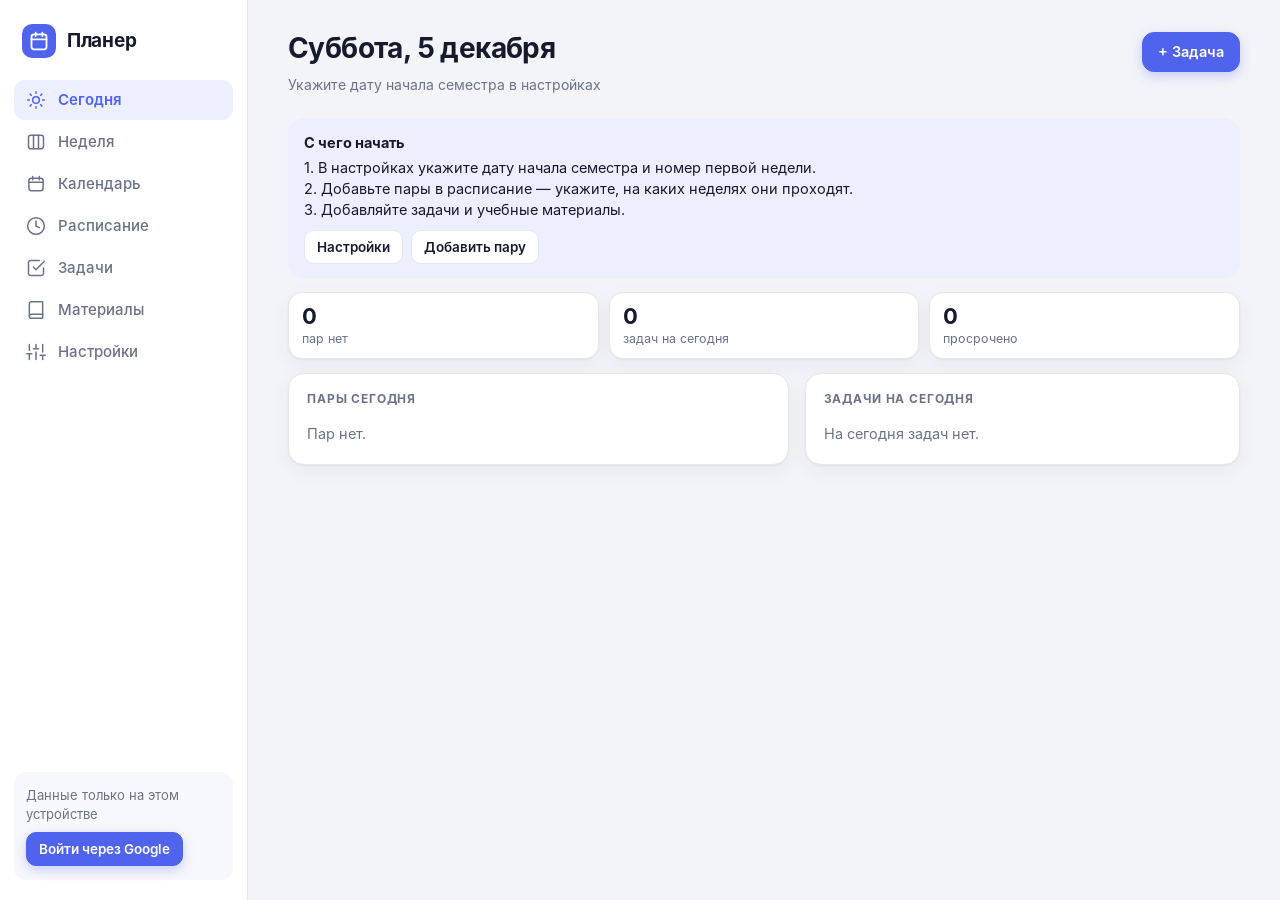
<file: index.html>
<!doctype html>
<html lang="ru">
<head>
<meta charset="utf-8">
<meta name="viewport" content="width=device-width, initial-scale=1, viewport-fit=cover">
<title>Планер</title>
<meta name="description" content="Учебный планер: расписание, задачи и материалы с синхронизацией через Google Drive">
<meta name="theme-color" content="#f3f4f8" media="(prefers-color-scheme: light)">
<meta name="theme-color" content="#0b0d14" media="(prefers-color-scheme: dark)">
<link rel="preload" href="inter-400.woff" as="font" type="font/woff" crossorigin>
<link rel="preload" href="inter-600.woff" as="font" type="font/woff" crossorigin>
<link rel="manifest" href="manifest.webmanifest">
<link rel="icon" href="icon.svg" type="image/svg+xml">
<link rel="apple-touch-icon" href="icon-192.png">
<link rel="stylesheet" href="style.css?v=6">
</head>
<body>
<div id="app">
  <nav id="nav" aria-label="Разделы">
    <div class="brand"><svg viewBox="0 0 24 24" aria-hidden="true"><rect x="3" y="4" width="18" height="18" rx="3"/><path d="M16 2v4M8 2v4M3 10h18"/></svg><span>Планер</span></div>
    <div class="tabs" id="tabs"></div>
    <div class="navlinks" id="navlinks"></div>
    <div id="sync" class="sync"></div>
  </nav>
  <main id="view" tabindex="-1"></main>
</div>
<div id="modal-root"></div>
<div id="toast" role="status" aria-live="polite"></div>
<script src="app.js?v=6"></script>
</body>
</html>
</file>
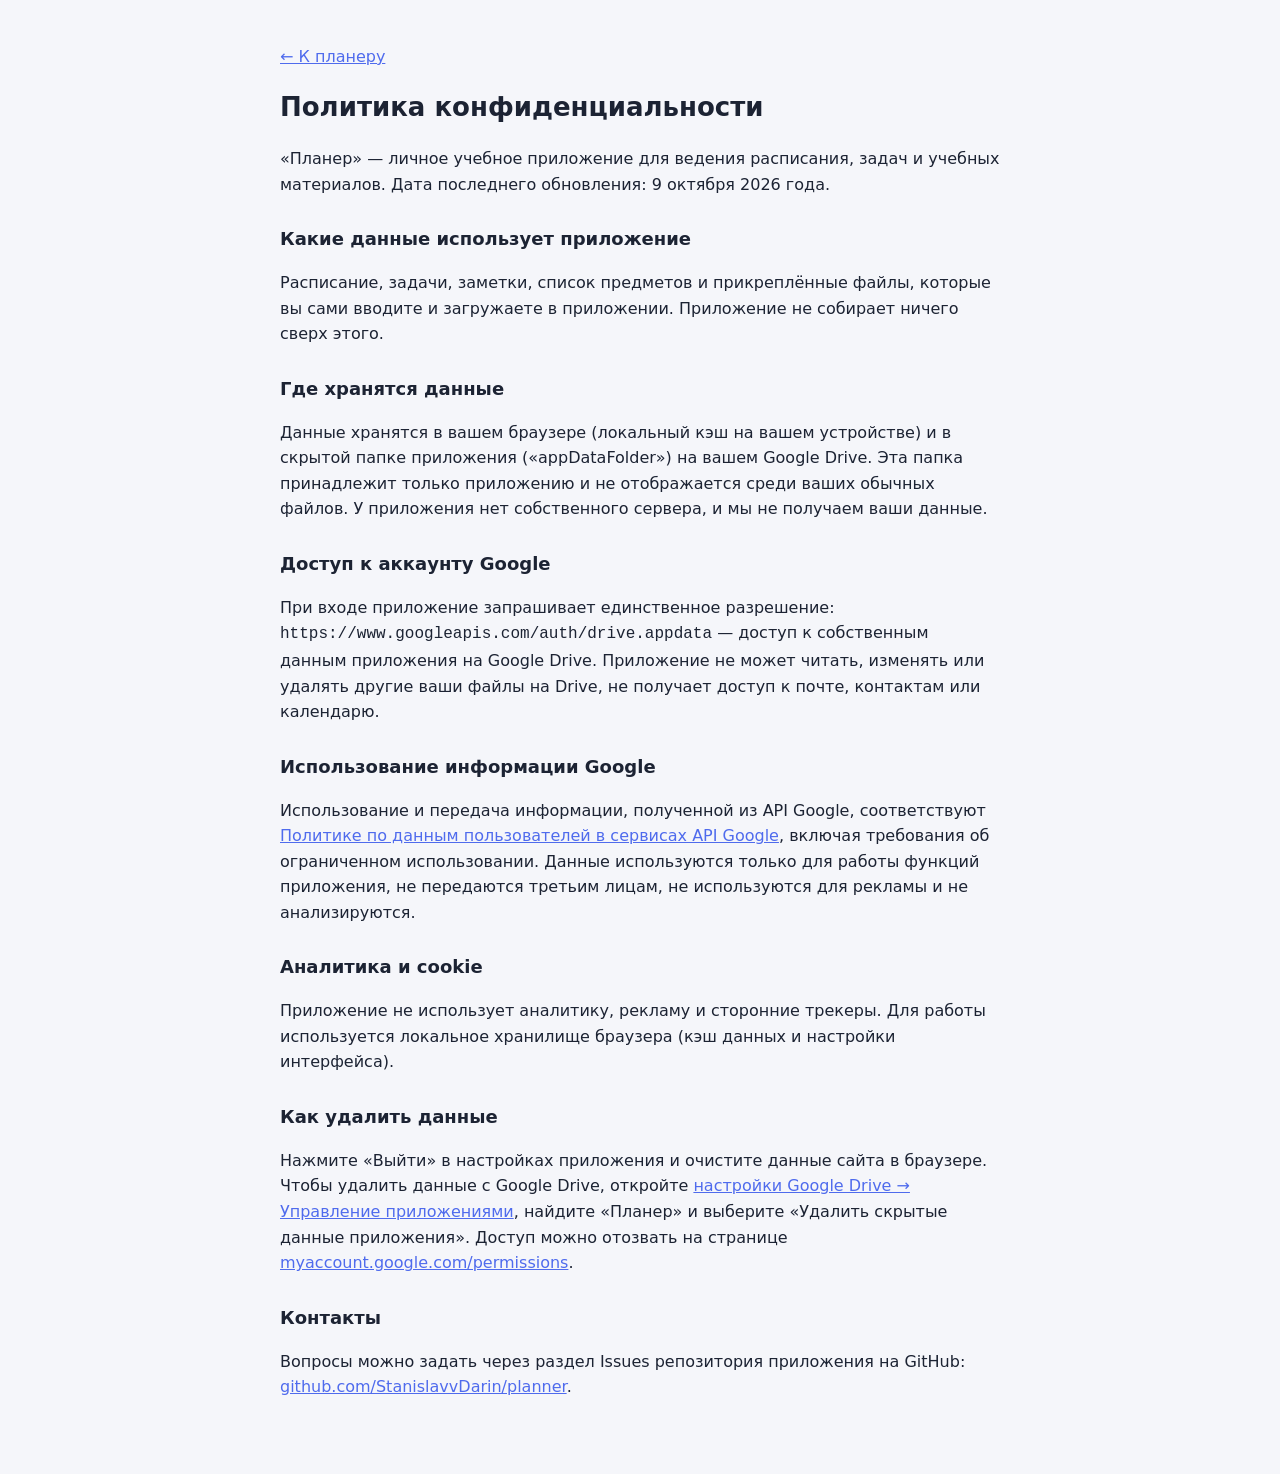
<file: privacy.html>
<!doctype html>
<html lang="ru">
<head>
<meta charset="utf-8">
<meta name="viewport" content="width=device-width, initial-scale=1">
<title>Политика конфиденциальности — Планер</title>
<style>
  body{margin:0;font:16px/1.6 system-ui,-apple-system,"Segoe UI",Roboto,Arial,sans-serif;background:#f5f6fa;color:#1c2333}
  main{max-width:720px;margin:0 auto;padding:28px 18px 60px}
  h1{font-size:26px} h2{font-size:18px;margin-top:28px}
  a{color:#4f6bed}
  @media (prefers-color-scheme:dark){body{background:#0e1118;color:#e7eaf3}a{color:#7289ff}}
</style>
</head>
<body>
<main>
  <p><a href="./">← К планеру</a></p>
  <h1>Политика конфиденциальности</h1>
  <p>«Планер» — личное учебное приложение для ведения расписания, задач и учебных материалов. Дата последнего обновления: 9 октября 2026 года.</p>

  <h2>Какие данные использует приложение</h2>
  <p>Расписание, задачи, заметки, список предметов и прикреплённые файлы, которые вы сами вводите и загружаете в приложении. Приложение не собирает ничего сверх этого.</p>

  <h2>Где хранятся данные</h2>
  <p>Данные хранятся в вашем браузере (локальный кэш на вашем устройстве) и в скрытой папке приложения («appDataFolder») на вашем Google Drive. Эта папка принадлежит только приложению и не отображается среди ваших обычных файлов. У приложения нет собственного сервера, и мы не получаем ваши данные.</p>

  <h2>Доступ к аккаунту Google</h2>
  <p>При входе приложение запрашивает единственное разрешение: <code>https://www.googleapis.com/auth/drive.appdata</code> — доступ к собственным данным приложения на Google Drive. Приложение не может читать, изменять или удалять другие ваши файлы на Drive, не получает доступ к почте, контактам или календарю.</p>

  <h2>Использование информации Google</h2>
  <p>Использование и передача информации, полученной из API Google, соответствуют <a href="https://developers.google.com/terms/api-services-user-data-policy">Политике по данным пользователей в сервисах API Google</a>, включая требования об ограниченном использовании. Данные используются только для работы функций приложения, не передаются третьим лицам, не используются для рекламы и не анализируются.</p>

  <h2>Аналитика и cookie</h2>
  <p>Приложение не использует аналитику, рекламу и сторонние трекеры. Для работы используется локальное хранилище браузера (кэш данных и настройки интерфейса).</p>

  <h2>Как удалить данные</h2>
  <p>Нажмите «Выйти» в настройках приложения и очистите данные сайта в браузере. Чтобы удалить данные с Google Drive, откройте <a href="https://drive.google.com/drive/u/0/settings">настройки Google Drive → Управление приложениями</a>, найдите «Планер» и выберите «Удалить скрытые данные приложения». Доступ можно отозвать на странице <a href="https://myaccount.google.com/permissions">myaccount.google.com/permissions</a>.</p>

  <h2>Контакты</h2>
  <p>Вопросы можно задать через раздел Issues репозитория приложения на GitHub: <a href="https://github.com/StanislavvDarin/planner/issues">github.com/StanislavvDarin/planner</a>.</p>
</main>
</body>
</html>
</file>
<file: style.css>
/* =====================================================================
   Планер — стили
   ===================================================================== */
@font-face{font-family:"Inter";font-style:normal;font-weight:400;font-display:swap;src:url(inter-400.woff) format("woff")}
@font-face{font-family:"Inter";font-style:normal;font-weight:500;font-display:swap;src:url(inter-500.woff) format("woff")}
@font-face{font-family:"Inter";font-style:normal;font-weight:600;font-display:swap;src:url(inter-600.woff) format("woff")}
@font-face{font-family:"Inter";font-style:normal;font-weight:700;font-display:swap;src:url(inter-700.woff) format("woff")}

:root{
  --bg:#f3f4f8;--card:#ffffff;--card2:#f7f8fb;--text:#151a2d;--muted:#6b7389;--line:#e4e7ef;--line2:#eef0f5;
  --brand:#4f63ec;--brand-ink:#ffffff;--brand-soft:#eceffe;
  --danger:#d92d4a;--danger-soft:#fdecef;--ok:#2f9e44;--warn:#e8890c;
  --odd-bg:#fff1dc;--odd-fg:#9a5600;--even-bg:#e1f5e7;--even-fg:#1f7a37;
  --radius:16px;--r-sm:12px;
  --shadow:0 1px 2px rgba(20,30,60,.05),0 6px 20px rgba(20,30,60,.05);
  --shadow-lg:0 10px 30px rgba(20,30,60,.16);
  --nav-h:64px;--gut:16px;
  --font:"Inter",system-ui,-apple-system,"Segoe UI",Roboto,"Helvetica Neue",Arial,sans-serif;
  color-scheme:light;
}
@media (prefers-color-scheme:dark){
  :root{--bg:#0b0d14;--card:#151925;--card2:#1b2030;--text:#e8ebf4;--muted:#8e97ad;--line:#262c3c;--line2:#1f2433;
    --brand:#7b8cff;--brand-ink:#0b0d14;--brand-soft:#1f2645;--danger:#ff6b81;--danger-soft:#3a1820;
    --odd-bg:#3a2c14;--odd-fg:#f5b862;--even-bg:#173222;--even-fg:#7bd491;
    --shadow:0 1px 0 rgba(255,255,255,.02);--shadow-lg:0 12px 34px rgba(0,0,0,.5);color-scheme:dark}
}

*{box-sizing:border-box}
html{-webkit-text-size-adjust:100%;text-size-adjust:100%;overflow-x:clip}
body{margin:0;background:var(--bg);color:var(--text);font:400 16px/1.45 var(--font);
  font-feature-settings:"cv11","ss01";-webkit-font-smoothing:antialiased;-moz-osx-font-smoothing:grayscale;
  -webkit-tap-highlight-color:transparent;overflow-x:clip}
button,input,select,textarea{font:inherit;color:inherit}
button{cursor:pointer}
h1,h2,h3,p{margin:0}
a{color:var(--brand)}
svg{flex:none}
.hidden{display:none!important}
:focus-visible{outline:2px solid var(--brand);outline-offset:2px}

/* ---------- каркас ---------- */
#app{min-height:100vh;min-height:100dvh}
#view{padding:calc(18px + env(safe-area-inset-top)) var(--gut) calc(var(--nav-h) + 96px + env(safe-area-inset-bottom));
  max-width:1040px;margin:0 auto;outline:none;min-width:0}

/* нижнее меню (телефон) */
#nav{position:fixed;left:0;right:0;bottom:0;z-index:20;padding-bottom:env(safe-area-inset-bottom);
  background:color-mix(in srgb,var(--card) 86%,transparent);border-top:1px solid var(--line);
  -webkit-backdrop-filter:blur(18px) saturate(1.6);backdrop-filter:blur(18px) saturate(1.6)}
#nav .brand,#nav .sync{display:none}
.tabs{display:flex;max-width:640px;margin:0 auto}
.tab{flex:1 1 0;min-width:0;display:flex;flex-direction:column;align-items:center;gap:3px;padding:7px 0 7px;
  background:none;border:0;color:var(--muted);font-size:10px;font-weight:500;letter-spacing:-.1px;line-height:1.1}
.tab svg{box-sizing:content-box;width:20px;height:20px;padding:4px 12px;border-radius:99px;fill:none;stroke:currentColor;
  stroke-width:1.8;stroke-linecap:round;stroke-linejoin:round;transition:background .15s}
.tab span{white-space:nowrap;max-width:100%;overflow:hidden;text-overflow:ellipsis}
.tab.on{color:var(--brand);font-weight:600}
.tab.on svg{background:var(--brand-soft)}
@media (max-width:420px){.tab{font-size:9px;letter-spacing:-.25px}.tab svg{padding:4px 9px}.tab span{overflow:visible;text-overflow:clip}}
@media (max-width:359px){.tab{font-size:8.3px;letter-spacing:-.35px}.tab svg{padding:4px 6px}}

/* боковое меню (компьютер) */
@media (min-width:860px){
  #app{display:grid;grid-template-columns:248px minmax(0,1fr)}
  #nav{position:sticky;top:0;height:100vh;height:100dvh;border-top:0;border-right:1px solid var(--line);background:var(--card);
    -webkit-backdrop-filter:none;backdrop-filter:none;display:flex;flex-direction:column;padding:20px 14px}
  #nav .brand{display:flex;align-items:center;gap:11px;font-weight:700;font-size:19px;letter-spacing:-.3px;padding:4px 8px 22px}
  #nav .brand svg{width:34px;height:34px;padding:7px;border-radius:10px;background:var(--brand);fill:none;stroke:var(--brand-ink);stroke-width:2.2;stroke-linecap:round}
  .tabs{flex-direction:column;gap:2px;margin:0;max-width:none}
  .tab{flex:none;flex-direction:row;gap:12px;padding:10px 12px;font-size:15px;letter-spacing:0;border-radius:11px;text-align:left}
  .tab svg{padding:0;width:20px;height:20px;border-radius:0}
  .tab.on svg{background:none}
  .tab:hover{background:var(--card2);color:var(--text)}
  .tab.on,.tab.on:hover{background:var(--brand-soft);color:var(--brand)}
  #nav .sync{display:block;margin-top:auto;padding:14px 12px;font-size:13px;color:var(--muted);border-radius:12px;background:var(--card2)}
  #view{padding:32px 40px 56px;width:100%}
}
@media (max-width:420px){:root{--gut:12px}}

/* ---------- заголовок страницы ---------- */
.head{display:flex;align-items:flex-start;justify-content:space-between;gap:12px;margin-bottom:18px}
.head>div:first-child{flex:1;min-width:0}
.head h1{font-size:28px;line-height:1.15;font-weight:700;letter-spacing:-.6px;overflow-wrap:anywhere}
.head .sub{color:var(--muted);font-size:14px;margin-top:6px;display:flex;align-items:center;gap:8px;flex-wrap:wrap}
.head .actions{display:flex;gap:8px;flex:none}
@media (max-width:859px){
  .head h1{font-size:24px;letter-spacing:-.5px}
  /* главная кнопка «+ …» плавает над нижним меню */
  .head .actions .btn.primary{position:fixed;right:calc(var(--gut) + 2px);bottom:calc(var(--nav-h) + 14px + env(safe-area-inset-bottom));z-index:15;
    height:50px;border-radius:99px;padding:0 22px;font-size:15px;box-shadow:0 10px 24px color-mix(in srgb,var(--brand) 45%,transparent)}
  #toast{bottom:calc(var(--nav-h) + 80px + env(safe-area-inset-bottom))}
}

/* ---------- кнопки ---------- */
.btn{display:inline-flex;align-items:center;justify-content:center;gap:6px;min-height:40px;border:1px solid var(--line);background:var(--card);
  border-radius:var(--r-sm);padding:0 15px;font-weight:600;font-size:14.5px;line-height:1.2;white-space:nowrap;
  transition:border-color .15s,background .15s,transform .1s}
.btn:hover{border-color:color-mix(in srgb,var(--brand) 55%,var(--line))}
.btn:active{transform:scale(.97)}
.btn.primary{background:var(--brand);border-color:var(--brand);color:var(--brand-ink);box-shadow:0 4px 12px color-mix(in srgb,var(--brand) 28%,transparent)}
.btn.primary:hover{background:color-mix(in srgb,var(--brand) 88%,#000)}
.btn.danger{color:var(--danger)}
.btn.small{min-height:34px;padding:0 12px;font-size:13.5px;border-radius:10px}
.btn:disabled{opacity:.55;cursor:default}
.btn svg{width:18px;height:18px;fill:none;stroke:currentColor;stroke-width:1.9;stroke-linecap:round;stroke-linejoin:round}
.ib{flex:none;width:36px;height:36px;display:grid;place-items:center;border:0;border-radius:10px;background:none;color:var(--muted)}
.ib:hover{background:var(--card2);color:var(--text)}
.ib svg{width:18px;height:18px;fill:none;stroke:currentColor;stroke-width:1.9;stroke-linecap:round;stroke-linejoin:round}

/* ---------- карточки ---------- */
.card{background:var(--card);border:1px solid var(--line);border-radius:var(--radius);box-shadow:var(--shadow);padding:16px 18px;margin-bottom:14px;min-width:0}
.card h2{font-size:12px;letter-spacing:.07em;text-transform:uppercase;color:var(--muted);margin-bottom:12px;font-weight:700}
@media (max-width:420px){.card{padding:14px}}
.empty{color:var(--muted);font-size:14.5px;padding:4px 0}
.hint{background:var(--brand-soft);border-radius:var(--radius);padding:14px 16px;margin-bottom:14px;font-size:14.5px}
.hint b{display:block;margin-bottom:4px}
.note{color:var(--muted);font-size:13px;margin-top:8px;line-height:1.45}

/* метки */
.badge{display:inline-flex;align-items:center;font-size:12px;font-weight:600;padding:2px 9px;border-radius:99px;background:var(--brand-soft);color:var(--brand);white-space:nowrap;line-height:1.5}
.badge.odd{background:var(--odd-bg);color:var(--odd-fg)}
.badge.even{background:var(--even-bg);color:var(--even-fg)}
.badge.now{background:var(--brand);color:var(--brand-ink)}

/* фильтры-чипы: на телефоне листаются вбок, а не переносятся */
.chips{display:flex;gap:7px;flex-wrap:nowrap;overflow-x:auto;margin:0 calc(-1 * var(--gut)) 14px;padding:2px var(--gut);
  scrollbar-width:none;-webkit-overflow-scrolling:touch;scroll-padding:0 var(--gut)}
.chips::-webkit-scrollbar{display:none}
.chip{flex:none;border:1px solid var(--line);background:var(--card);border-radius:99px;padding:7px 14px;font-size:14px;font-weight:500;white-space:nowrap}
.chip:hover{border-color:color-mix(in srgb,var(--brand) 55%,var(--line))}
.chip.on{background:var(--text);border-color:var(--text);color:var(--bg)}
@media (min-width:860px){.chips{flex-wrap:wrap;overflow:visible;margin:0 0 16px;padding:0}}

/* ---------- элементы списков ---------- */
.item{display:flex;align-items:center;gap:12px;padding:11px 0;border-top:1px solid var(--line2);min-width:0}
.item:first-of-type{border-top:0}
.item .body{flex:1;min-width:0;cursor:pointer}
.item .t{font-weight:600;line-height:1.3;overflow-wrap:anywhere}
.item .m{color:var(--muted);font-size:13.5px;overflow-wrap:anywhere;line-height:1.35}
.dot{display:inline-block;flex:none;width:8px;height:8px;border-radius:50%;margin-right:6px}
.ico{flex:none;width:40px;height:40px;border-radius:11px;background:var(--brand-soft);color:var(--brand);display:grid;place-items:center;font-size:10.5px;font-weight:700;letter-spacing:.02em}

/* задача */
.task .t{font-size:15.5px}
.task .meta{display:flex;flex-wrap:wrap;align-items:center;gap:4px 12px;margin-top:4px;color:var(--muted);font-size:13px;line-height:1.35}
.mi{display:inline-flex;align-items:center;gap:5px;min-width:0;max-width:100%;white-space:nowrap}
.mi.sj{overflow:hidden}
.mi.sj span:last-child{overflow:hidden;text-overflow:ellipsis}
.mi svg{width:14px;height:14px;fill:none;stroke:currentColor;stroke-width:2;stroke-linecap:round;stroke-linejoin:round}
.mi .dot{margin:0}
.mi.due.td{color:var(--brand);font-weight:600}
.mi.due.od,.od{color:var(--danger);font-weight:600}
.mi.imp{color:var(--danger);font-weight:600}
.task.done .t{text-decoration:line-through;color:var(--muted)}
.chk{flex:none;width:24px;height:24px;border-radius:50%;border:2px solid color-mix(in srgb,var(--muted) 70%,transparent);background:none;padding:0;
  display:grid;place-items:center;transition:background .15s,border-color .15s}
.chk:hover{border-color:var(--brand)}
.chk svg{width:14px;height:14px;stroke:var(--brand-ink);stroke-width:3;fill:none}
.task.done .chk{background:var(--brand);border-color:var(--brand)}
.task.imp .chk{border-color:color-mix(in srgb,var(--danger) 70%,transparent)}

/* ---------- карточка пары ---------- */
.item.cls{position:relative;overflow:hidden;border-top:0;border-radius:var(--r-sm);margin:8px 0;padding:11px 12px 11px 17px;gap:12px;
  align-items:center;cursor:pointer;background:color-mix(in srgb,var(--c,#888) 10%,var(--card));
  transition:transform .12s,box-shadow .12s}
.item.cls:first-of-type{margin-top:0}
.item.cls::before{content:"";position:absolute;left:0;top:0;bottom:0;width:5px;background:var(--c,#888)}
.item.cls:hover{transform:translateY(-1px);box-shadow:0 6px 16px color-mix(in srgb,var(--c,#888) 22%,transparent)}
.item.cls.now{box-shadow:0 0 0 2px var(--c,#888)}
.item.cls.past{opacity:.55}
.cls .time{flex:0 0 46px;width:46px;text-align:center;font-variant-numeric:tabular-nums;line-height:1.15;white-space:nowrap}
.cls .time b{display:block;font-size:15.5px;font-weight:700;letter-spacing:-.3px}
.cls .time span{display:block;margin-top:3px;color:var(--muted);font-size:12px}
.cls .t{font-size:15px;line-height:1.28;margin-bottom:6px}
.cls .tags{display:flex;flex-wrap:wrap;align-items:center;gap:5px}
.cls .m{margin-top:6px;line-height:1.3;font-size:13px}
.cls .badge{font-size:11px;padding:1px 8px}
.pill{display:inline-flex;align-items:center;gap:4px;max-width:100%;font-size:12px;font-weight:600;padding:2px 9px;border-radius:99px;line-height:1.5;
  background:color-mix(in srgb,var(--tc,#667089) 15%,transparent);color:color-mix(in srgb,var(--tc,#667089) 80%,var(--text))}
.pill svg{width:12px;height:12px;flex:none;fill:none;stroke:currentColor;stroke-width:2.2;stroke-linecap:round;stroke-linejoin:round}
.pill.ty{white-space:nowrap}
.pill.rm{--tc:#667089;font-weight:500}
.pill.tk{--tc:#2f9e44;white-space:nowrap}
.ty-lecture .pill.ty{--tc:#4f63ec}
.ty-seminar .pill.ty{--tc:#2f9e44}
.ty-lab .pill.ty{--tc:#e8590c}
.ty-practice .pill.ty{--tc:#ae3ec9}
.ty-other .pill.ty{--tc:#667089}
@media (prefers-color-scheme:dark){.ty-lecture .pill.ty{--tc:#8b9bff}.pill.rm{--tc:#9aa3b8}}
@media (max-width:420px){
  .item.cls{padding:10px 10px 10px 15px;gap:10px}
  .cls .time{flex-basis:44px;width:44px}
  .cls .time b{font-size:15px}
  .cls .t{font-size:14.5px}
  .pill{font-size:11.5px;padding:1px 8px}
}
@media (max-width:359px){.cls .time{flex-basis:40px;width:40px}.cls .time b{font-size:14px}}

/* ---------- «Сегодня»: главная карточка ---------- */
.hero{position:relative;overflow:hidden;border-radius:20px;padding:18px 20px;margin-bottom:14px;color:#fff;cursor:pointer;
  background:linear-gradient(135deg,var(--c,#4f63ec) 0%,color-mix(in srgb,var(--c,#4f63ec) 62%,#151a3a) 100%);
  box-shadow:0 12px 28px color-mix(in srgb,var(--c,#4f63ec) 30%,transparent)}
.hero::after{content:"";position:absolute;right:-50px;top:-60px;width:190px;height:190px;border-radius:50%;background:rgba(255,255,255,.09);pointer-events:none}
.hero.calm{--c:#4f63ec;cursor:default}
.hero-k{display:flex;align-items:center;gap:8px;font-size:13px;font-weight:600;opacity:.9;letter-spacing:.01em}
.hero-t{font-size:21px;font-weight:700;letter-spacing:-.4px;line-height:1.2;margin-top:6px;overflow-wrap:anywhere}
.hero-m{display:flex;flex-wrap:wrap;gap:4px 12px;margin-top:8px;font-size:14px;opacity:.92}
.hero-m span{display:inline-flex;align-items:center;gap:5px;white-space:nowrap}
.hero-m svg{width:14px;height:14px;fill:none;stroke:currentColor;stroke-width:2;stroke-linecap:round;stroke-linejoin:round}
.hero .bar{height:6px;border-radius:99px;background:rgba(255,255,255,.25);margin-top:14px;overflow:hidden}
.hero .bar i{display:block;height:100%;border-radius:inherit;background:#fff}
.hero-n{margin-top:12px;padding-top:12px;border-top:1px solid rgba(255,255,255,.2);font-size:13.5px;opacity:.92;overflow-wrap:anywhere}
.pulse{width:8px;height:8px;border-radius:50%;background:#fff;box-shadow:0 0 0 0 rgba(255,255,255,.7);animation:pulse 2s infinite}
@keyframes pulse{70%{box-shadow:0 0 0 8px rgba(255,255,255,0)}100%{box-shadow:0 0 0 0 rgba(255,255,255,0)}}
.stats{display:grid;grid-template-columns:repeat(3,minmax(0,1fr));gap:10px;margin-bottom:14px}
.stat{background:var(--card);border:1px solid var(--line);border-radius:14px;padding:11px 13px;box-shadow:var(--shadow);min-width:0}
.stat b{display:block;font-size:22px;font-weight:700;letter-spacing:-.5px;line-height:1.1}
.stat span{display:block;font-size:12.5px;color:var(--muted);margin-top:3px;line-height:1.25;overflow-wrap:anywhere}
.stat.bad b{color:var(--danger)}
.today-grid{display:grid;gap:0 16px;grid-template-columns:minmax(0,1fr)}
@media (min-width:1100px){.today-grid{grid-template-columns:minmax(0,1.15fr) minmax(0,1fr);align-items:start}}

/* ---------- расписание ---------- */
.seg2{display:inline-flex;padding:4px;gap:4px;border-radius:14px;background:var(--card);border:1px solid var(--line);margin-bottom:16px;max-width:100%}
.segb{position:relative;flex:1;border:0;background:none;border-radius:10px;padding:8px 16px;font-size:14.5px;font-weight:600;color:var(--muted);white-space:nowrap}
.segb:hover{color:var(--text)}
.segb.on{background:var(--brand);color:var(--brand-ink)}
@media (max-width:520px){.seg2{display:flex;width:100%}.segb{padding:8px 6px;font-size:14px}}
.now-dot{display:inline-block;width:7px;height:7px;border-radius:50%;background:var(--ok);margin-left:7px;vertical-align:middle;box-shadow:0 0 0 2px color-mix(in srgb,var(--ok) 25%,transparent)}
.segb.on .now-dot{background:var(--brand-ink);box-shadow:none}
.sched{display:grid;gap:14px;grid-template-columns:minmax(0,1fr);align-items:start}
@media (min-width:1060px){.sched{grid-template-columns:repeat(2,minmax(0,1fr))}}
.dayc{background:var(--card);border:1px solid var(--line);border-radius:var(--radius);box-shadow:var(--shadow);padding:14px 14px 6px;min-width:0}
.dayc.is-today{border-color:var(--brand);box-shadow:0 0 0 1px var(--brand) inset,var(--shadow)}
.dayc h3{display:flex;justify-content:space-between;align-items:center;gap:8px;margin-bottom:12px;font-size:15.5px;font-weight:700}
.dayc h3 em{font-style:normal;margin-left:8px}
.dayc h3 small{color:var(--muted);font-weight:500;font-size:13px;white-space:nowrap}
.dayc.is-free{background:transparent;box-shadow:none;border-style:dashed}
.dayc .free{color:var(--muted);font-size:14px;padding:0 0 10px}
@media (max-width:420px){.dayc{padding:12px 10px 4px}}

/* ---------- неделя и навигация по периодам ---------- */
.weeknav{display:flex;align-items:center;gap:10px;margin-bottom:16px;flex-wrap:wrap}
.weeknav .lbl{flex:1;min-width:0;font-weight:700;font-size:18px;letter-spacing:-.3px;line-height:1.25}
.weeknav .lbl small{display:flex;align-items:center;gap:6px;flex-wrap:wrap;color:var(--muted);font-weight:500;font-size:13.5px;letter-spacing:0;margin-top:4px}
.pager{display:inline-flex;border:1px solid var(--line);border-radius:var(--r-sm);background:var(--card);overflow:hidden;flex:none}
.pager .btn{border:0;border-radius:0;min-width:44px;padding:0 12px;font-size:18px;background:none;box-shadow:none}
.pager .btn+.btn{border-left:1px solid var(--line)}
.pager .btn:hover{background:var(--card2)}
.datebtn{position:relative;overflow:hidden;cursor:pointer}
.datebtn svg{width:19px;height:19px}
.datebtn input{position:absolute;inset:0;width:100%;height:100%;opacity:0;cursor:pointer;border:0;padding:0}
@media (max-width:520px){.weeknav .lbl{order:-1;flex:1 0 100%}.weeknav .go-now{margin-left:auto}}
.days{display:grid;gap:12px;grid-template-columns:minmax(0,1fr);align-items:start}
@media (min-width:700px){.days{grid-template-columns:repeat(auto-fill,minmax(300px,1fr))}}
.day{background:var(--card);border:1px solid var(--line);border-radius:var(--radius);box-shadow:var(--shadow);padding:12px;min-width:0}
.day.today{border-color:var(--brand);box-shadow:0 0 0 1px var(--brand) inset}
.day h3{font-size:15.5px;font-weight:700;display:flex;justify-content:space-between;align-items:baseline;gap:8px;margin:2px 2px 10px}
.day h3 small{color:var(--muted);font-weight:500;font-size:13px;white-space:nowrap}
.day .item:not(.cls){padding:9px 2px}
.day .empty{padding:0 2px 4px}

/* ---------- формы ---------- */
label.f,div.f{display:block;margin-bottom:14px;font-size:13px;color:var(--muted);font-weight:600;min-width:0}
label.f>input,label.f>select,label.f>textarea{display:block;width:100%;min-width:0;margin-top:6px;min-height:46px;padding:11px 13px;border:1px solid var(--line);
  border-radius:var(--r-sm);background-color:var(--card2);color:var(--text);font-weight:400;font-size:16px}
label.f>select{-webkit-appearance:none;appearance:none;padding-right:38px;
  background-image:url("data:image/svg+xml,%3Csvg xmlns='http://www.w3.org/2000/svg' viewBox='0 0 24 24' fill='none' stroke='%238e97ad' stroke-width='2' stroke-linecap='round' stroke-linejoin='round'%3E%3Cpath d='M6 9l6 6 6-6'/%3E%3C/svg%3E");
  background-repeat:no-repeat;background-position:right 12px center;background-size:18px}
label.f>input:focus,label.f>select:focus,label.f>textarea:focus,.search:focus{outline:2px solid var(--brand);outline-offset:-1px;background-color:var(--card)}
textarea{min-height:90px;resize:vertical}
.row{display:flex;gap:10px}
.row>*{flex:1;min-width:0}
.search{width:100%;min-height:46px;padding:11px 14px 11px 42px;border:1px solid var(--line);border-radius:var(--r-sm);margin-bottom:12px;font-size:16px;
  background:var(--card) url("data:image/svg+xml,%3Csvg xmlns='http://www.w3.org/2000/svg' viewBox='0 0 24 24' fill='none' stroke='%238e97ad' stroke-width='2' stroke-linecap='round'%3E%3Ccircle cx='11' cy='11' r='7'/%3E%3Cpath d='M20 20l-3.5-3.5'/%3E%3C/svg%3E") no-repeat 14px center/18px}
.seg{display:flex;border:1px solid var(--line);border-radius:var(--r-sm);overflow:hidden;margin-bottom:14px;padding:3px;gap:3px;background:var(--card2)}
.seg input{position:absolute;opacity:0;pointer-events:none}
.seg label{flex:1;text-align:center;padding:8px 6px;font-size:14px;font-weight:500;cursor:pointer;border-radius:9px;color:var(--muted)}
.seg input:checked+label{background:var(--card);color:var(--text);font-weight:600;box-shadow:0 1px 3px rgba(20,30,60,.12)}
.files .item{padding:8px 0}
.files .m{font-size:12.5px}

/* ---------- модальное окно ---------- */
.overlay{position:fixed;inset:0;z-index:50;background:rgba(10,14,25,.5);display:flex;align-items:flex-end;justify-content:center;animation:fade .15s}
.sheet{background:var(--card);width:100%;max-width:560px;max-height:92vh;max-height:92dvh;overflow:auto;overscroll-behavior:contain;
  border-radius:22px 22px 0 0;padding:4px 20px calc(20px + env(safe-area-inset-bottom));animation:up .22s cubic-bezier(.2,.8,.2,1);box-shadow:var(--shadow-lg)}
.sheet::before{content:"";display:block;width:40px;height:5px;border-radius:99px;background:var(--line);margin:6px auto 0}
.sheet header{display:flex;align-items:center;justify-content:space-between;gap:10px;position:sticky;top:0;background:var(--card);padding:12px 0 14px;z-index:1}
.sheet header h2{font-size:20px;font-weight:700;letter-spacing:-.3px;min-width:0;overflow-wrap:anywhere}
.sheet .x{flex:none;width:36px;height:36px;border:0;border-radius:50%;background:var(--card2);font-size:22px;line-height:1;color:var(--muted);padding:0}
.sheet .buttons{display:flex;gap:8px;margin-top:8px;flex-wrap:wrap}
.sheet .buttons .btn{min-height:46px}
.sheet .buttons .grow{flex:1}
@media (min-width:700px){.overlay{align-items:center;padding:20px}.sheet{border-radius:22px;padding-bottom:22px}.sheet::before{display:none}}
@keyframes up{from{transform:translateY(30px);opacity:.4}}
@keyframes fade{from{opacity:0}}
.cm-info{margin:0 0 16px}.cm-info b{font-size:16px}.cm-info .m{margin-top:4px;font-size:14px;color:var(--muted)}
.cm-tasks{margin:14px 0 6px;box-shadow:none;padding:12px 14px 4px;background:var(--card2)}
.cm-tasks .item{padding:9px 0}

/* ---------- настройки ---------- */
.kv{display:flex;justify-content:space-between;align-items:baseline;gap:12px;padding:8px 0;font-size:14.5px;border-top:1px solid var(--line2)}
.kv:first-of-type{border-top:0}
.kv span:first-child{color:var(--muted);flex:none}
.kv span:last-child{text-align:right;min-width:0;overflow-wrap:anywhere}
.btnrow{display:flex;gap:8px;flex-wrap:wrap;margin-top:10px}
.subj-row{display:flex;gap:8px;align-items:center;margin-bottom:8px}
.subj-row input[type=text]{flex:1;min-width:0;min-height:42px;padding:8px 12px;border:1px solid var(--line);border-radius:var(--r-sm);background:var(--card2);font-size:16px}
.subj-row input[type=color]{flex:none;width:42px;height:42px;border:1px solid var(--line);border-radius:var(--r-sm);background:none;padding:3px}
.st-ok{color:var(--ok)}.st-err{color:var(--danger)}.st-busy{color:var(--warn)}

/* ---------- уведомление ---------- */
#toast{position:fixed;left:50%;bottom:calc(var(--nav-h) + 18px + env(safe-area-inset-bottom));transform:translateX(-50%) translateY(20px);
  background:#1c2333;color:#fff;padding:11px 18px;border-radius:14px;font-size:14px;opacity:0;pointer-events:none;
  transition:.2s;z-index:80;max-width:min(92vw,460px);text-align:center;box-shadow:var(--shadow-lg)}
#toast.show{opacity:1;transform:translateX(-50%) translateY(0)}
@media (min-width:860px){#toast{bottom:24px}}

/* ---------- календарь месяца ---------- */
.cal{margin-bottom:8px;background:var(--card);border:1px solid var(--line);border-radius:var(--radius);box-shadow:var(--shadow);padding:10px}
.cal-h{display:grid;grid-template-columns:repeat(7,minmax(0,1fr));gap:4px;margin-bottom:6px;text-align:center;font-size:12px;font-weight:600;color:var(--muted)}
.cal-h span:nth-child(n+6){color:color-mix(in srgb,var(--danger) 70%,var(--muted))}
.cal-g{display:grid;grid-template-columns:repeat(7,minmax(0,1fr));gap:4px}
.cal-c{position:relative;display:flex;flex-direction:column;align-items:stretch;gap:3px;min-height:58px;padding:6px 5px;text-align:left;
  border:1px solid transparent;border-radius:10px;background:var(--card2);overflow:hidden;min-width:0;transition:transform .1s}
.cal-c:hover{border-color:color-mix(in srgb,var(--brand) 40%,var(--line))}
.cal-c:active{transform:scale(.96)}
.cal-c.out{opacity:.4}
.cal-c[data-lv="1"]{background:color-mix(in srgb,var(--brand) 13%,var(--card))}
.cal-c[data-lv="2"]{background:color-mix(in srgb,var(--brand) 23%,var(--card))}
.cal-c[data-lv="3"]{background:color-mix(in srgb,var(--brand) 34%,var(--card))}
.cal-c[data-lv="4"]{background:color-mix(in srgb,var(--brand) 47%,var(--card))}
.cal-c.over{background:color-mix(in srgb,var(--danger) 15%,var(--card));border-color:color-mix(in srgb,var(--danger) 40%,transparent)}
.cal-c.today .cal-n{background:var(--brand);color:var(--brand-ink);border-radius:99px;padding:3px 0;width:24px;text-align:center;margin:-3px 0 0 -2px}
.cal-c.sel{border-color:var(--text);box-shadow:0 0 0 1px var(--text) inset}
.cal-n{font-size:13px;font-weight:600;line-height:1.1;font-variant-numeric:tabular-nums}
.cal-cnt{position:absolute;top:5px;right:5px;min-width:17px;height:17px;padding:0 4px;border-radius:99px;display:grid;place-items:center;
  background:var(--brand);color:var(--brand-ink);font-size:10.5px;font-weight:700;line-height:1}
.cal-c.over .cal-cnt{background:var(--danger);color:#fff}
.cal-dots{display:flex;gap:3px;flex-wrap:wrap;margin-top:auto}
.cal-dots i{width:7px;height:7px;border-radius:50%;background:var(--c,#868e96)}
.cal-dots i.once{background:transparent;box-shadow:0 0 0 1.5px var(--c) inset}
.cal-list{display:none}
.cal-t{display:block;font-size:11.5px;line-height:1.3;padding:2px 6px;border-radius:5px;white-space:nowrap;overflow:hidden;text-overflow:ellipsis;
  background:color-mix(in srgb,var(--c) 20%,var(--card));border-left:3px solid var(--c);color:var(--text)}
.cal-t.done{text-decoration:line-through;opacity:.55}
.cal-more{font-size:11px;color:var(--muted);padding-left:3px}
@media (max-width:380px){.cal{padding:6px}.cal-g,.cal-h{gap:3px}.cal-c{min-height:52px;padding:5px 4px}.cal-cnt{top:3px;right:3px}}
@media (min-width:600px){
  .cal{padding:12px}
  .cal-c{min-height:104px;padding:8px 7px;gap:4px}
  .cal-dots{display:none}.cal-list{display:flex;flex-direction:column;gap:3px;margin-top:2px}
  .cal-n{font-size:14px}
}
.cal-legend{display:flex;align-items:center;gap:6px;flex-wrap:wrap;font-size:12px;color:var(--muted);margin:10px 2px 16px}
.cal-legend i{width:14px;height:14px;border-radius:4px;border:1px solid var(--line);margin-left:6px;background:var(--card2)}
.cal-legend i[data-lv="1"]{background:color-mix(in srgb,var(--brand) 13%,var(--card))}
.cal-legend i[data-lv="2"]{background:color-mix(in srgb,var(--brand) 23%,var(--card))}
.cal-legend i[data-lv="3"]{background:color-mix(in srgb,var(--brand) 34%,var(--card))}
.cal-legend i[data-lv="4"]{background:color-mix(in srgb,var(--brand) 47%,var(--card))}
.cal-legend i.ov{background:color-mix(in srgb,var(--danger) 15%,var(--card));border-color:color-mix(in srgb,var(--danger) 40%,var(--line))}
.cal-dh{display:flex;justify-content:space-between;align-items:center;gap:10px;margin-bottom:12px}
.cal-dh>div{min-width:0}
.cal-dh .btn{flex:none}
.cal-dh h2{font-size:17px;text-transform:none;letter-spacing:-.2px;color:var(--text);margin:0}
@media (max-width:599px){.cal-cnt{display:none}}

@media (prefers-reduced-motion:reduce){*{animation:none!important;transition:none!important}}
@media (prefers-color-scheme:dark){
  .cal-c[data-lv="1"],.cal-legend i[data-lv="1"]{background:color-mix(in srgb,var(--brand) 22%,var(--card))}
  .cal-c[data-lv="2"],.cal-legend i[data-lv="2"]{background:color-mix(in srgb,var(--brand) 34%,var(--card))}
  .cal-c[data-lv="3"],.cal-legend i[data-lv="3"]{background:color-mix(in srgb,var(--brand) 47%,var(--card))}
  .cal-c[data-lv="4"],.cal-legend i[data-lv="4"]{background:color-mix(in srgb,var(--brand) 62%,var(--card))}
  .cal-c.over,.cal-legend i.ov{background:color-mix(in srgb,var(--danger) 26%,var(--card))}
}

/* выбор цвета задачи */
.sw{display:flex;flex-wrap:wrap;gap:10px;margin-top:8px}
.sw span{position:relative}
.sw input{position:absolute;opacity:0;pointer-events:none}
.sw label{display:block;width:34px;height:34px;border-radius:50%;background:var(--c);cursor:pointer;border:2px solid transparent;
  box-shadow:0 0 0 2px var(--card) inset;transition:transform .1s}
.sw label.none{background:var(--card2);border:2px dashed var(--line);box-shadow:none}
.sw input:checked+label{border-color:var(--text);transform:scale(1.08)}
.sw input:focus-visible+label{outline:2px solid var(--brand);outline-offset:2px}
.task.tc .chk{border-color:var(--c)}
.task.tc.done .chk{background:var(--c)}

/* зона для файлов */
.drop{display:flex;flex-direction:column;align-items:center;gap:4px;text-align:center;padding:18px 14px;margin:6px 0 14px;cursor:pointer;
  border:2px dashed var(--line);border-radius:var(--r-sm);background:var(--card2);color:var(--muted);transition:border-color .15s,background .15s}
.drop:hover,.drop.over{border-color:var(--brand);background:var(--brand-soft);color:var(--brand)}
.drop svg{width:26px;height:26px;fill:none;stroke:currentColor;stroke-width:1.8;stroke-linecap:round;stroke-linejoin:round}
.drop b{font-size:14.5px;color:var(--text);font-weight:600}
.drop.over b,.drop:hover b{color:var(--brand)}
.drop span{font-size:12.5px}

/* разовые занятия */
.badge.once{background:var(--brand-soft);color:var(--brand)}
h2.sec{font-size:12px;letter-spacing:.07em;text-transform:uppercase;color:var(--muted);font-weight:700;margin:22px 0 12px}
.old{margin-top:14px}
.old summary{cursor:pointer;color:var(--muted);font-size:14px;font-weight:600;padding:6px 2px;margin-bottom:10px}
.cal-dh{flex-wrap:wrap}

/* разовые занятия в календаре: контурные «ярлыки» с часами, чтобы отличать от задач */
.cal-t.once{display:flex;align-items:center;gap:4px;background:transparent;border:1px dashed var(--c);border-left:3px solid var(--c);padding:1px 5px}
.cal-t.once svg{width:11px;height:11px;flex:none;fill:none;stroke:var(--c);stroke-width:2.2;stroke-linecap:round}
.lg-once{display:inline-flex;align-items:center;gap:6px;margin-left:10px}
.cal-legend .ring{margin:0;background:transparent;border:2px solid var(--muted);border-radius:50%;width:11px;height:11px}
.badge.once{border:1px dashed color-mix(in srgb,var(--brand) 55%,transparent)}

/* ---------- свои ссылки в меню ---------- */
.lk{flex:none;display:grid;place-items:center;width:32px;height:32px;border-radius:10px;font-style:normal;
  background:color-mix(in srgb,var(--c,#4f63ec) 16%,transparent);color:var(--c,#4f63ec)}
.lk svg{width:18px;height:18px;fill:none;stroke:currentColor;stroke-width:1.9;stroke-linecap:round;stroke-linejoin:round}
.lk .gl,.navlink .gl{font-size:17px;line-height:1;font-style:normal}
.navlinks{display:none}
.navlink{display:flex;align-items:center;gap:12px;color:var(--text);text-decoration:none;font-weight:500;min-width:0}
.navlink span{white-space:nowrap;overflow:hidden;text-overflow:ellipsis}
.icg label.ic{display:grid;place-items:center;width:40px;height:40px;border-radius:12px;background:var(--card2);border:2px solid transparent;color:var(--muted);cursor:pointer}
.icg label.ic svg{width:21px;height:21px;fill:none;stroke:currentColor;stroke-width:1.8;stroke-linecap:round;stroke-linejoin:round}
.icg input:checked+label.ic{border-color:var(--brand);color:var(--brand);background:var(--brand-soft);transform:none}
@media (max-width:859px){
  :root.has-links{--nav-h:112px}
  .navlinks{display:flex;gap:8px;overflow-x:auto;padding:8px 12px 2px;scrollbar-width:none;max-width:640px;margin:0 auto}
  .navlinks::-webkit-scrollbar{display:none}
  .navlinks:empty{display:none}
  .navlink{flex:none;gap:7px;padding:4px 12px 4px 5px;border:1px solid var(--line);border-radius:99px;background:var(--card);font-size:13px}
  .navlink .lk{width:26px;height:26px;border-radius:50%}
  .navlink .lk svg{width:15px;height:15px}
  #nav{display:flex;flex-direction:column-reverse}
  .tabs{width:100%}
}
@media (min-width:860px){
  .navlinks{display:flex;flex-direction:column;gap:2px;margin-top:14px;padding-top:14px;border-top:1px solid var(--line)}
  .navlinks:empty{display:none}
  .navlink{padding:8px 12px;border-radius:11px;font-size:15px}
  .navlink:hover{background:var(--card2)}
}

.item.dim .lk,.item.dim .t{opacity:.5}
.chkrow{display:flex;align-items:center;gap:10px;margin:0 0 14px;font-size:14.5px;cursor:pointer}
.chkrow input{width:20px;height:20px;accent-color:var(--brand);flex:none}

/* подзадачи и задачи без срока */
.subs{margin-top:8px;display:flex;flex-direction:column;gap:2px}
.sub{display:flex;align-items:center;gap:10px;min-height:30px;font-size:14px}
.sub.done span{text-decoration:line-through;color:var(--muted)}
.chk.sm{width:18px;height:18px;border-width:1.8px}
.chk.sm svg{width:11px;height:11px}
.sub.done .chk.sm,.subrow.done .chk.sm{background:var(--brand);border-color:var(--brand)}
.task.tc .sub.done .chk.sm,.task.tc .chk.sm:hover{border-color:var(--c)}
.task.tc .sub.done .chk.sm{background:var(--c)}
.mi.ok{color:var(--brand);font-weight:600}
.mi.nodate{color:var(--muted);font-style:italic}
.mi svg{width:14px;height:14px;fill:none;stroke:currentColor;stroke-width:2;stroke-linecap:round;stroke-linejoin:round}
.subrow{display:flex;align-items:center;gap:8px;margin-top:6px}
.subrow .subt{flex:1;min-width:0}
.subrow.done .subt{text-decoration:line-through;color:var(--muted)}
.opt{font-weight:400;color:var(--muted);font-size:12px}
.dwrap{display:flex;gap:8px;align-items:center}
.dwrap input{flex:1;min-width:0}
.btn.more{margin:8px 14px 12px}
.dwrap input,.subt{display:block;min-width:0;min-height:46px;padding:11px 13px;border:1px solid var(--line);border-radius:var(--r-sm);background-color:var(--card2);color:var(--text);font-weight:400;font-size:16px}
.dwrap{margin-top:6px}.dwrap input{flex:1}
.dwrap input:focus,.subt:focus{outline:2px solid var(--brand);outline-offset:-1px;background-color:var(--card)}
.dwrap .btn{flex:none;min-height:46px}
.item.task{align-items:flex-start}
.item.task>.chk{margin-top:1px}
.item.task .t{line-height:1.3}

/* «К выполнению» */
.ib.plan{align-self:flex-start;margin:-4px -6px 0 0;color:color-mix(in srgb,var(--muted) 75%,transparent)}
.ib.plan:hover{color:var(--brand)}
.ib.plan.on{color:var(--brand);background:color-mix(in srgb,var(--brand) 12%,transparent)}
.ib.plan.on svg{fill:currentColor}
.plan-card{border-color:color-mix(in srgb,var(--brand) 35%,var(--line));box-shadow:0 0 0 1px color-mix(in srgb,var(--brand) 18%,transparent),var(--shadow,none)}
.plan-card h2{color:var(--brand)}
</file>
